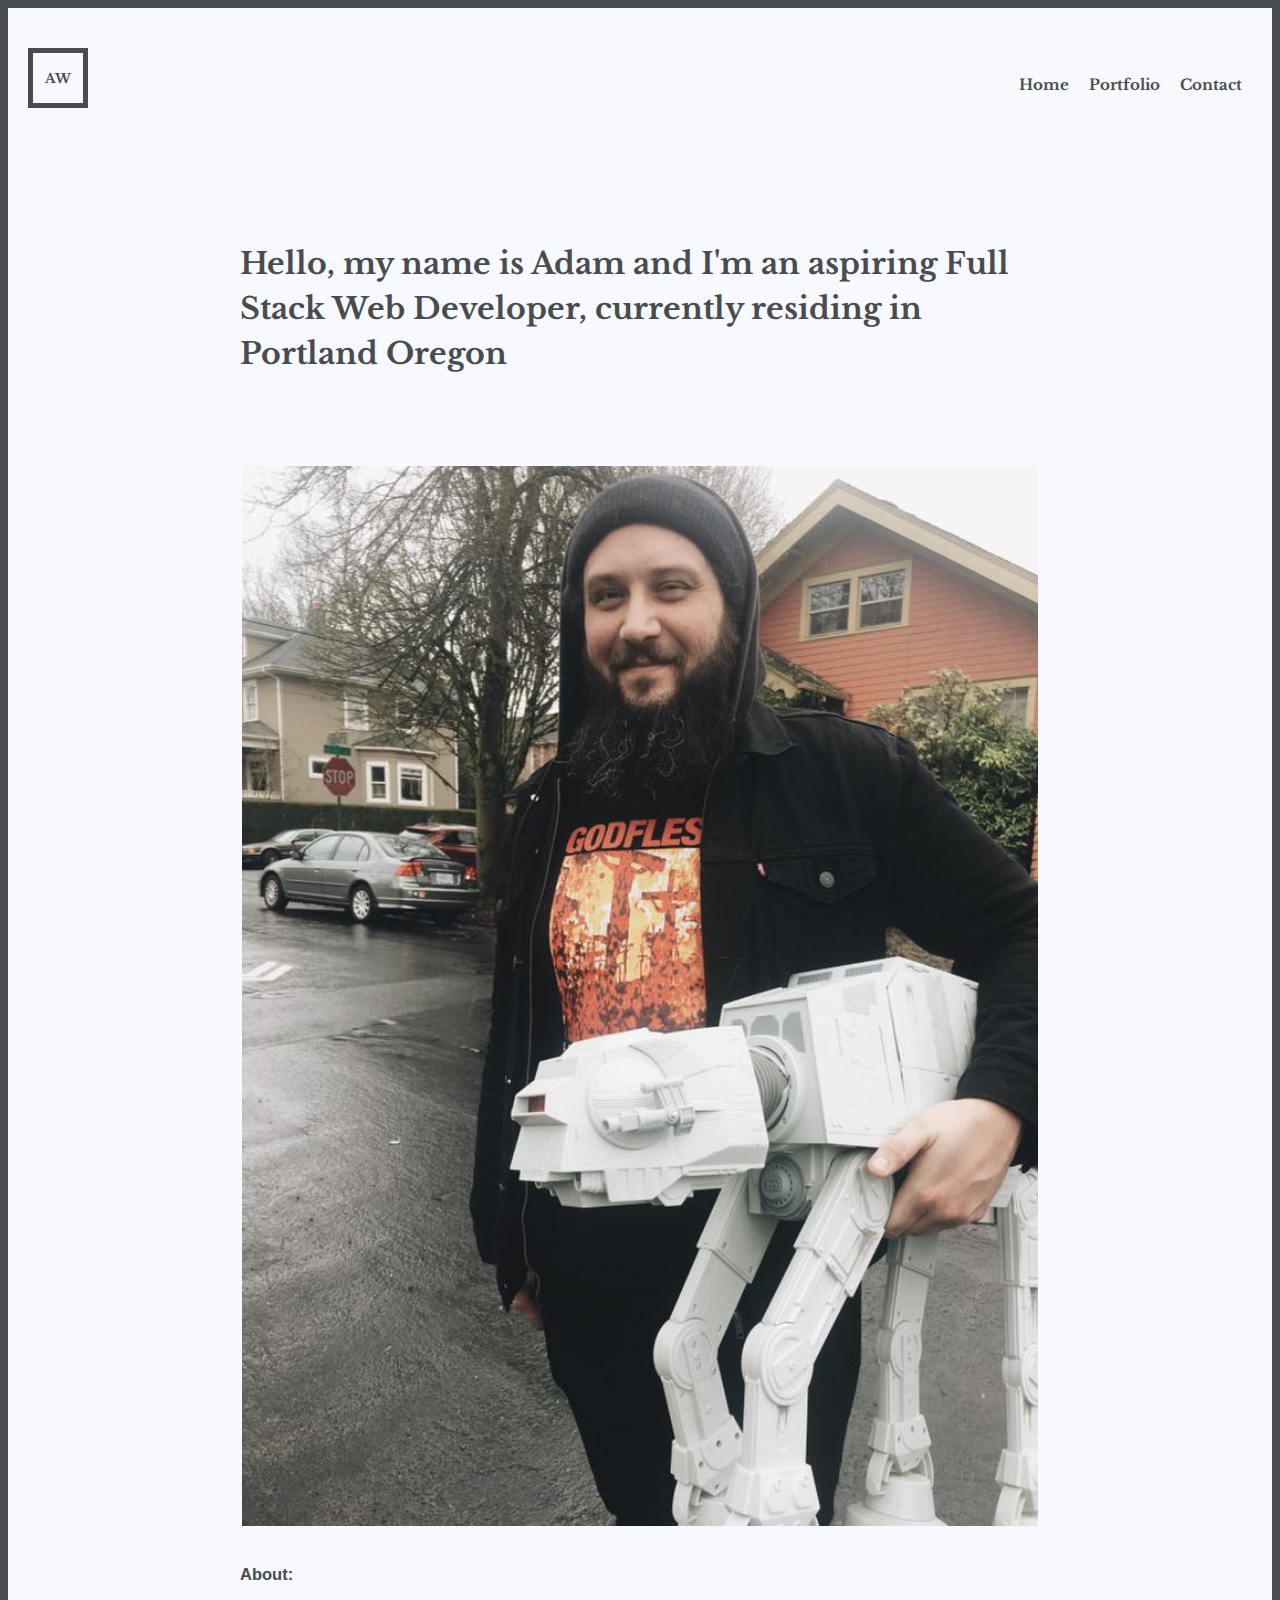
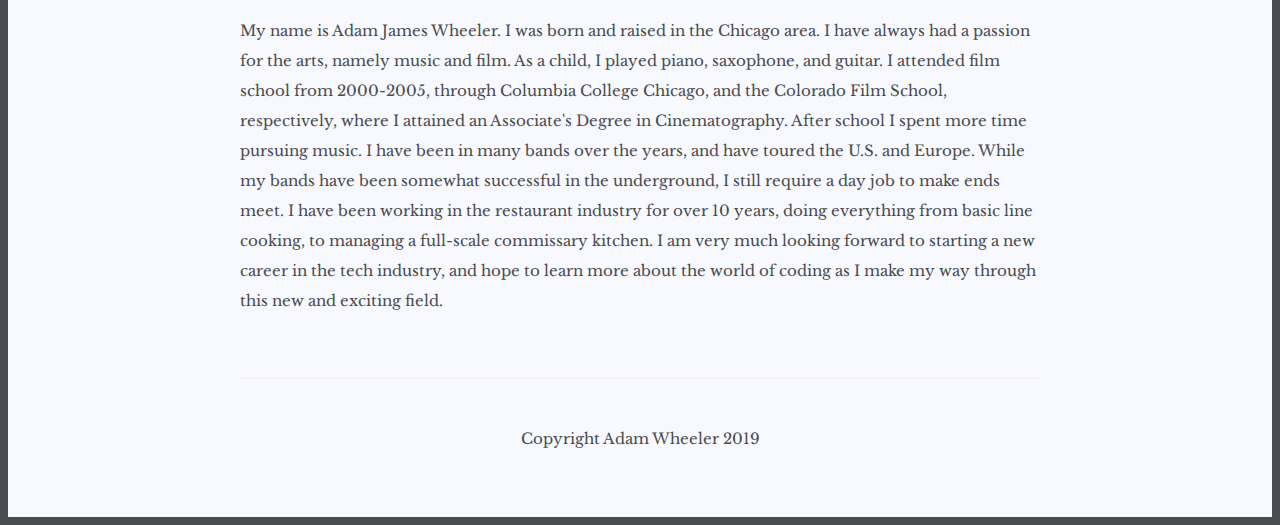
<file: index.html>
<!DOCTYPE html>
<html lang="en">
<head>
    <meta charset="UTF-8">
    <meta name="viewport" content="width=device-width, initial-scale=1.0">
    <meta http-equiv="X-UA-Compatible" content="ie=edge">
    <link href="https://fonts.googleapis.com/css?family=Libre+Baskerville:400,700|Nanum+Gothic:400,700&amp;display=swap" rel="stylesheet">
    <link rel="stylesheet" href="./assets/css/style.css">
    <title>Adam Wheeler - Full Stack Developer</title>
</head>
<body>
    <header>
        <div class="outer-container">
            <nav class="nav-container">
                <a class="site-logo transition-link" href="index.html">
                    <span class="logo-text">AW</span>
                </a>
                <ul class="nav-right">
                    <li class="list-item">
                        <a class="transition-link" href="index.html">Home</a>
                    </li>
                    <li class="list-item">
                        <a class="transition-link" href="portfolio.html">Portfolio</a>
                    </li>
                    <li class="list-item">
                        <a class="transition-link" href="contact.html">Contact</a>
                    </li>                                            
                </ul>
            </nav>
        </div>
    </header>
<div class="content">
    <section class="inner-container hero">
        <h1>Hello, my name is Adam and I'm an aspiring Full Stack Web Developer, currently residing in Portland Oregon</h1>
    </section>
    <section class="outer-container space-bottom">
        <img src="./assets/images/19756923_1455216694534934_8844398498335816415_n.jpg" alt="Adam Hero">
        </section>
    <section class="inner-container space-bottom">
        <h3>About:</h3>
        <p>My name is Adam James Wheeler. I was born and raised in the Chicago area. I have always had a passion for the arts, namely music and film. As a child, I played piano, saxophone, and guitar.

                I attended film school from 2000-2005, through Columbia College Chicago, and the Colorado Film School, respectively, where I attained an Associate's Degree in Cinematography.
                
                After school I spent more time pursuing music. I have been in many bands over the years, and have toured the U.S. and Europe.
                
                While my bands have been somewhat successful in the underground, I still require a day job to make ends meet. I have been working in the restaurant industry for over 10 years, doing everything from basic line cooking, to managing a full-scale commissary kitchen.
                
                I am very much looking forward to starting a new career in the tech industry, and hope to learn more about the world of coding as I make my way through this new and exciting field.</p>
    </section>
    <div class="inner-container">
    <footer class="border">
        <p>Copyright Adam Wheeler
           <span id="footer-date">2019</span>
        </p>
    </footer>
    </div>
</div>
    
</body>
</html>
</file>
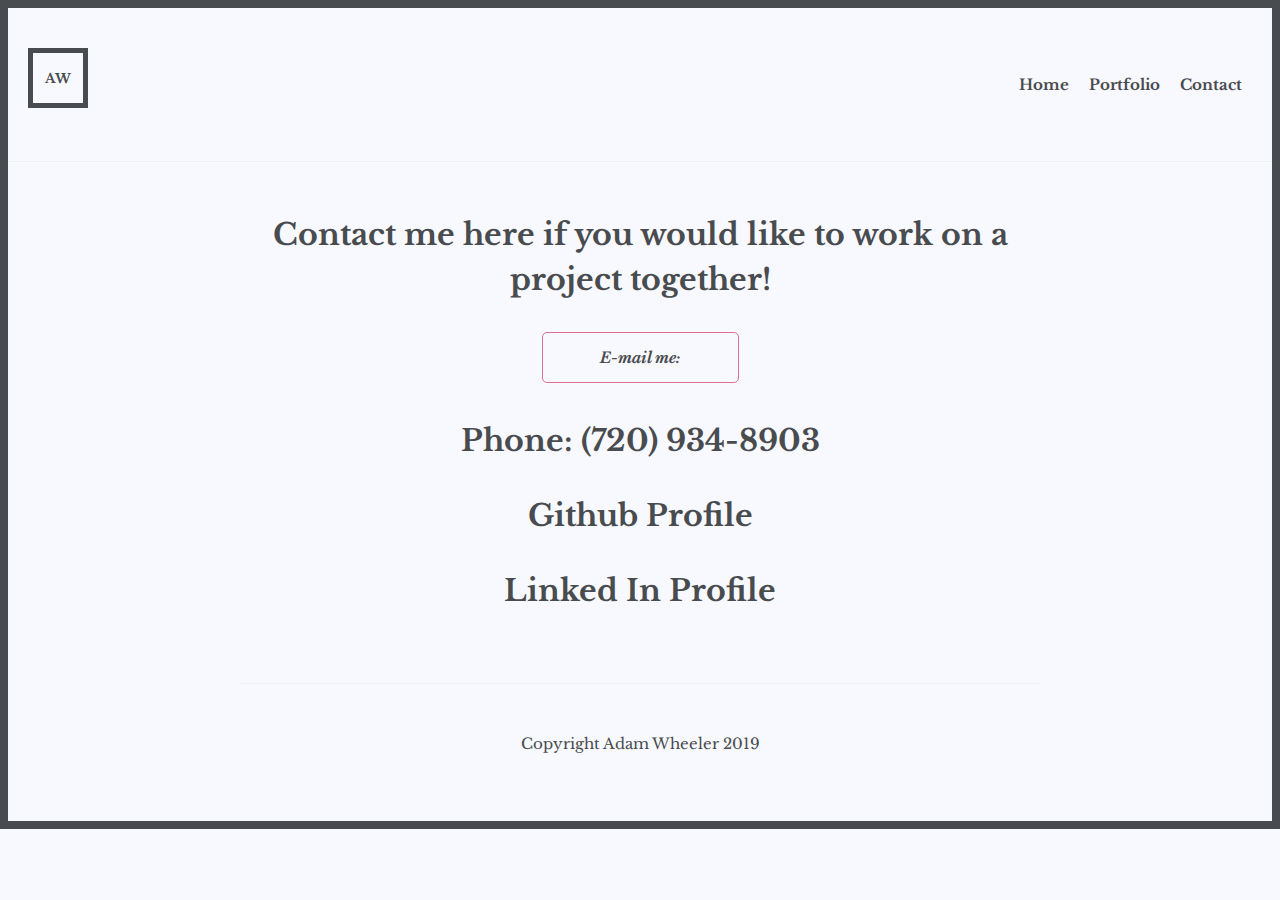
<file: contact.html>
<!DOCTYPE html>
<html lang="en">
<head>
    <meta charset="UTF-8">
    <meta name="viewport" content="width=device-width, initial-scale=1.0">
    <meta http-equiv="X-UA-Compatible" content="ie=edge">
    <link href="https://fonts.googleapis.com/css?family=Libre+Baskerville:400,700|Nanum+Gothic:400,700&amp;display=swap" rel="stylesheet">
    <link rel="stylesheet" href="./assets/css/style.css">
    <title>Contact</title>
</head>
<body>
        <header>
                <div class="outer-container">
                    <nav class="nav-container">
                        <a class="site-logo transition-link" href="index.html">
                            <span class="logo-text">AW</span>
                        </a>
                        <ul class="nav-right">
                            <li class="list-item">
                                <a class="transition-link" href="index.html">Home</a>
                            </li>
                            <li class="list-item">
                                <a class="transition-link" href="portfolio.html">Portfolio</a>
                            </li>
                            <li class="list-item">
                                <a class="transition-link" href="contact.html">Contact</a>
                            </li>                                            
                        </ul>
                    </nav>
                </div>
            </header>
<section class="cta-section border">
    <div class="inner-container">
        <h1>Contact me here if you would like to work on a project together!</h1>
        <a href="mailto:farfromruin@aol.com" class="cta-button">E-mail me:</a>
        <h1><a href="tel:7209348903">Phone: (720) 934-8903</a></h1>
        <h1><a href="https://www.github.com/adamwheeler81">Github Profile</a></h1>
        <h1><a href="https://www.linkedin.com/in/adam-wheeler-4291582a/">Linked In Profile</a></h1>


    </div>
</section>
<div class="inner-container">
        <footer class="border">
            <p>Copyright Adam Wheeler
               <span id="footer-date">2019</span>
            </p>
        </footer>
        </div>
    
</body>
</html>
</file>
<file: assets/css/style.css>
html {
    font-size: 62.5%;
    font-family: 'Libre Baskerville', Georgia, serif;
    color: #494c4e;
    -webkit-font-smoothing: antialiased;
}
body {
    border: 8px solid #494c4e;
    margin: 0px;
    background-color: #F8F8FF;
}
h1 {
    font-size: 3em;
    line-height: 1.5em;
    margin-bottom: 1em;
}
h3 {
    font-size: 1.65em;
    line-height: 1em;
    margin-bottom: 2em;
}
h3, h4 {
    font-family: 'Namun Gothic', Arial, sans-serif;
    font-weight: 700;
}
img {
    display: block;
    width: 65%;
    height: auto;
    margin-left: auto;
    margin-right: auto;
    margin-bottom: 2em;
    background-color: #f0eeee;
}
p {
    font-size: 1.5em;
    line-height: 2em;
    margin-bottom: 1.5em;
}
footer, .cta-section {
    text-align: center;
    padding-top: 3em;
    padding-bottom: 4em;
}
.inner-container {
    max-width: 80em;
    margin-left: auto;
    margin-right: auto;
}
.inner-container, .outer-container {
    padding-left: 2em;
    padding-right: 2em;
}
.outer-container {
    max-width: 1280px;
    margin-left: auto;
    margin-right: auto;
}
.nav-container {
    padding-top: 4em;
    padding-bottom: 4em;
    display: flex;
    justify-content: space-between;
    align-items: center;
}
.site-logo {
    width: 50px;
    height: 50px;
    display: block;
    overflow: visible;
    border: 5px solid #494c4e;
    position: relative;
    transform: rotate(0deg);
    flex-shrink: 0;
}
.site-logo .logo-text {
    position: absolute;
    top: 50%;
    left: 50%;
    transform: translate(-50%, -50%) rotate(0deg);
    font-weight: bold;
    font-size: 13px;
}
.site-logo:hover {
    transform: rotate(360deg) scale(1.2);
    transition: .5s all;
  }
a {
    color: #494c4e;
    text-decoration: none;
    margin-bottom: 1.25em;
    font-weight: bold;
}
.nav-right {
    display: flex;
    justify-content: flex-end;
    align-items: center;
}
.list-item {
    padding: 10px;
    list-style: none;
}
.list-item a {
    color: #494c4e;
    text-decoration: none;
}
h5, li.list-item {
    font-size: 1.5em;
    line-height: 1em;
}
.hero {
    padding-top: 6em;
    padding-bottom: 6em;
}
.inner-container::after {
    clear: both;
    content: '';
    display: table;
}
.space-bottom {
    margin-bottom: 4em;
}
.border {
    border-top: 1px solid #f0eeee;
}
.cta-button {
    border-radius: 5px;
    border: 1px solid palevioletred;
    padding: 1em 1.5em;
    display: inline-block;
    font-size: 1.5em;
    font-style: italic;
    margin: 0 1em;
    margin-bottom: 1em;
    min-width: 10em;
    transition: all 0.25s ease;
}
</file>
